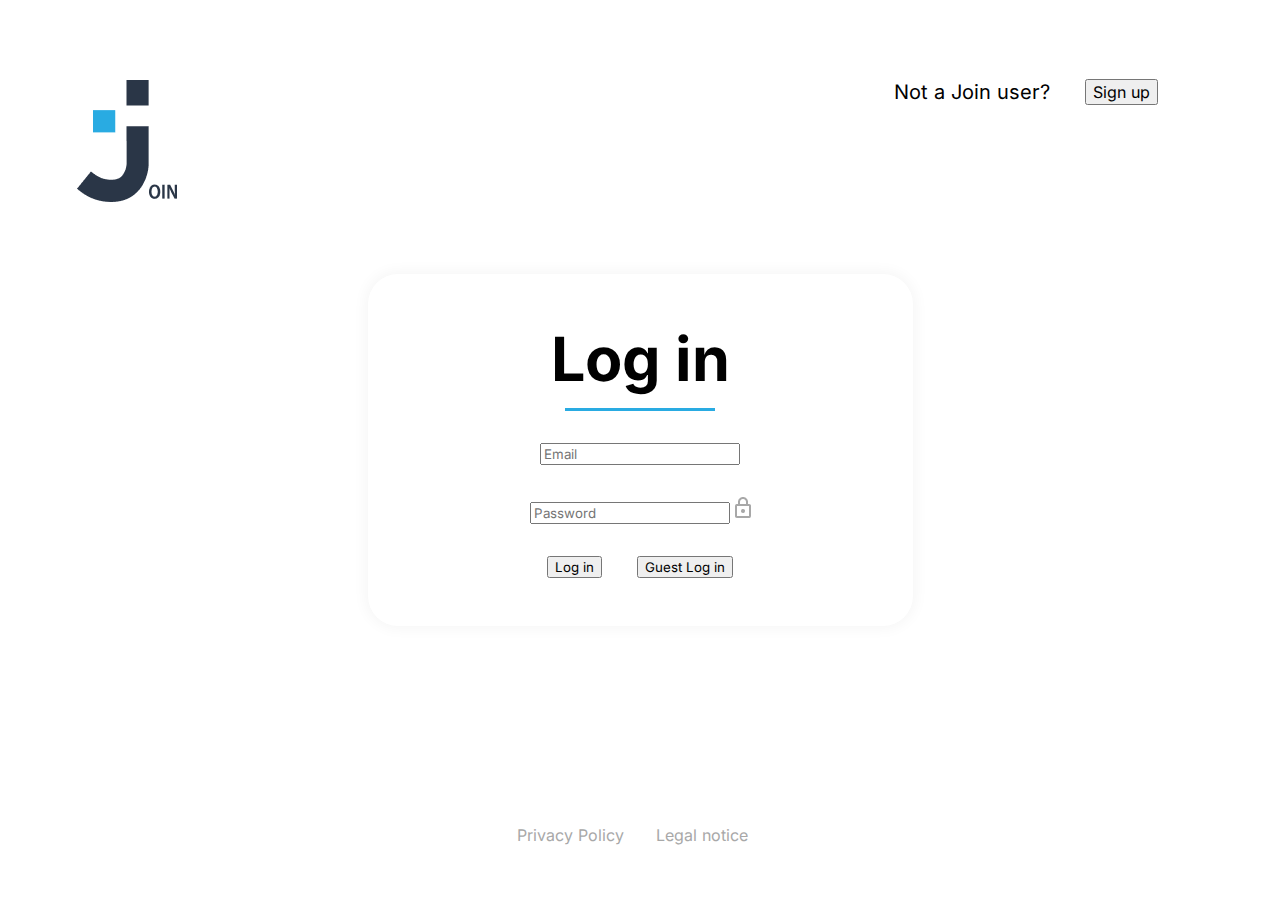
<file: index.html>
<!DOCTYPE html>
<html lang="en">

<head>
    <meta charset="UTF-8">
    <meta name="viewport" content="width=device-width, initial-scale=1.0">
    <title>Login</title>
    <script src="script.js"></script>
    <link rel="stylesheet" href="style.css">
    <link rel="stylesheet" href="/css/fonts.css">
    <link rel="stylesheet" href="/css/login.css">
</head>

<body>
    <img class="login_logo_main" src="assets/img/join_logo_large_dark.png" alt="Join Logo">
    <header class="login_header">
        <span>Not a Join user?</span>
        <button onclick="window.location.href='sign_up.html'">Sign up</button>
    </header>
    <main class="bg_main login_main">

        <section>
            <form class="login_form">
                <h1>Log in</h1>
                <input type="email" required placeholder="Email">
                <div class="password-wrapper">
                    <input id="passwordInput" type="password" required placeholder="Password">
                    <img id="togglePassword" src="assets/img/lock.png" alt="Toggle password visibility">
                </div>
                <article class="login_button_section">
                    <button onclick="login()">Log in</button>
                    <button class="button_white">Guest Log in</button>
                </article>
            </form>
        </section>
    </main>
    <footer class="login_footer">
        <section>
            <a>Privacy Policy</a>
            <a>Legal notice</a>
        </section>
    </footer>


</body>

</html>
</file>
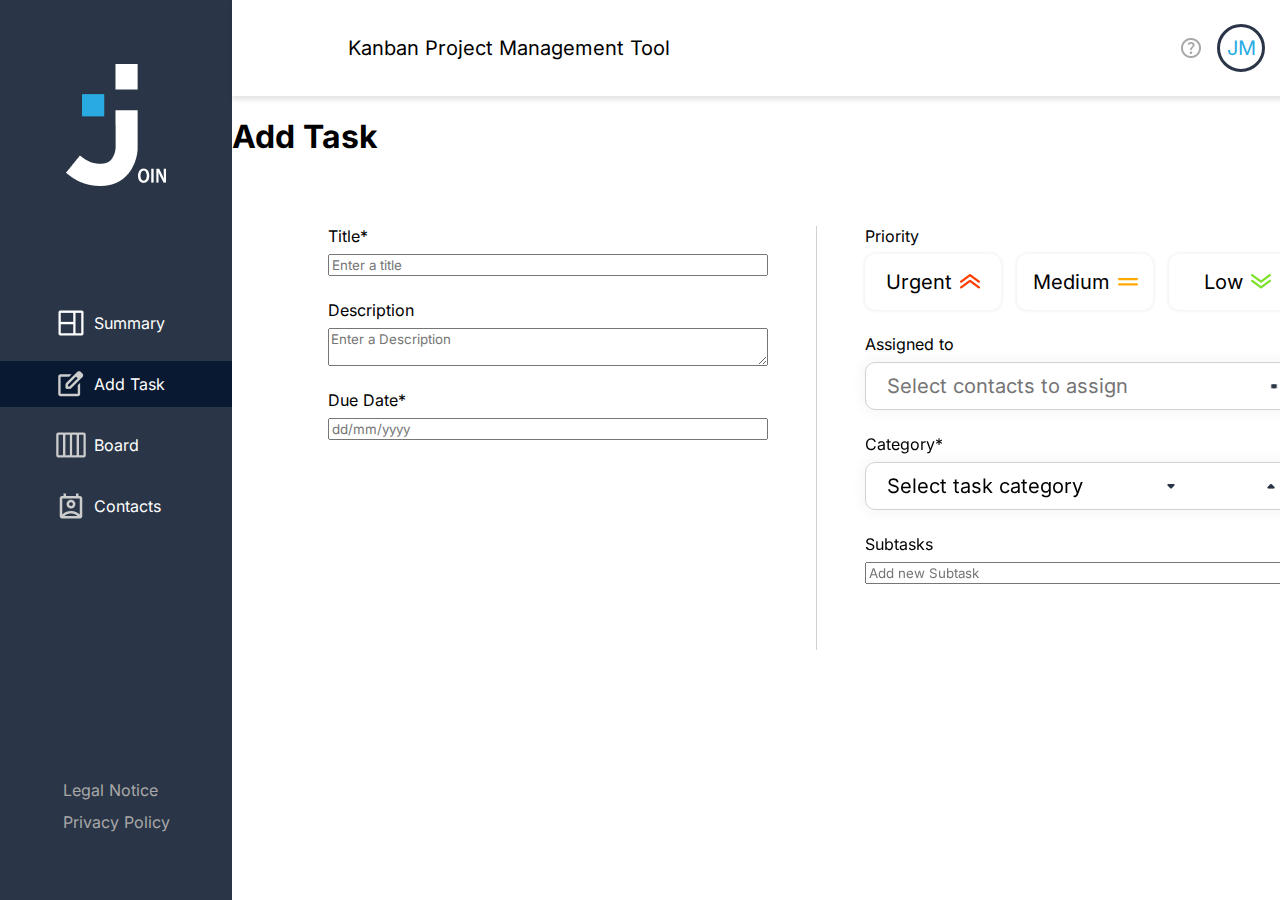
<file: add_task.html>
<!DOCTYPE html>
<html lang="en">

<head>
    <meta charset="UTF-8">
    <meta name="viewport" content="width=device-width, initial-scale=1.0">
    <title>Add Task</title>
    <script src="script.js"></script>
    <script src="js/addtask.js"></script>
    <script src="js/templates.js"></script>
    <link rel="stylesheet" href="style.css">
    <link rel="stylesheet" href="/css/fonts.css">
    <link rel="stylesheet" href="css/add_task.css">
</head>

<body onload="init('nav_item_add_task')">
    <aside w3-include-html="/templates/navigation_side.html"></aside>
    <main class="bg_main">
        <header w3-include-html="/templates/header.html"></header>
        <section class="headline_section">
            <h1>Add Task</h1>
        </section>
        <form class="add_task_form_section" onsubmit="addTask(); return false;">
            <section>
                <article class="add_task_input_element">
                    <label for="task_title">Title<span class="required_element">*</span></label>
                    <input id="task_title" type="text" placeholder="Enter a title">
                </article>
                <article class="add_task_input_element">
                    <label for="task_description">Description</label>
                    <textarea id="task_description" placeholder="Enter a Description"></textarea>
                </article>
                <article class="add_task_input_element">
                    <label for="task_due_date">Due Date<span class="required_element">*</span></label>
                    <input id="task_due_date" type="text" placeholder="dd/mm/yyyy" onfocus="(this.type='date')"
                        onblur="if(!this.value)this.type='text'">
                </article>
            </section>
            <span class="add_task_form_border"></span>
            <section>
                <article class="add_task_input_element">
                    <label>Priority</label>
                    <section class="addtask_priority_btns">
                        <div class="add_task_priority_element" onclick="setTaskPriority('urgent')" id="urgent_task">
                            Urgent <img src="assets/img/urgent_prio_icon.png" alt="Urgent Icon"></div>
                        <div class="add_task_priority_element" onclick="setTaskPriority('medium')" id="medium_task">
                            Medium <img src="assets/img/medium_prio_icon.png" alt="Medium Icon"></div>
                        <div class="add_task_priority_element" onclick="setTaskPriority('low')" id="low_task">Low <img
                                src="assets/img/low_prio_icon.png" alt="Low Icon"></div>
                    </section>
                </article>
                <article class="add_task_input_element">
                    <label for="task_assign_to">Assigned to</label>
                    <div class="contacts_dropdown">
                        <div class="contacts_dropdown_wrapper">
                            <input type="text" onclick="showContactsDropdown()" class="contacts_dropdown_btn"
                                placeholder="Select contacts to assign">
                            <img id="contacts_dropdown_icon_close" class="contacts_dropdown_icon"
                                src="assets/img/arrow_drop_down_closed.png" alt="Pfeilbild geschlossen">
                            <img id="contacts_dropdown_icon_open" class="contacts_dropdown_icon d_none"
                                src="assets/img/arrow_drop_down_open.png" alt="Pfeilbild offen">
                        </div>
                        <article id="choosen_task_contacts_section" class="choosen_task_contacts_section"></article>
                        <div id="contacts_dropdown_content" class="contacts_dropdown_content">
                            <article class="task_contact_item" id="contact_1" onclick="selectTaskContact('contact_1')">
                                <div class="contact_name_infos"><span class="contact_initials">JM</span><span>Jan
                                        Möller</span></div><img src="assets/img/contact_check_btn.png"
                                    alt="Bild einer Dropbox">
                            </article>
                            <article class="task_contact_item" id="contact_2" onclick="selectTaskContact('contact_2')">
                                <div class="contact_name_infos"><span class="contact_initials">JM</span><span>Jan
                                        Möller</span></div><img src="assets/img/contact_check_btn.png"
                                    alt="Bild einer Dropbox">
                            </article>
                            <article class="task_contact_item" id="contact_3" onclick="selectTaskContact('contact_3')">
                                <div class="contact_name_infos"><span class="contact_initials">JM</span><span>Jan
                                        Möller</span></div><img src="assets/img/contact_check_btn.png"
                                    alt="Bild einer Dropbox">
                            </article>
                            <article class="task_contact_item" id="contact_4" onclick="selectTaskContact('contact_4')">
                                <div class="contact_name_infos"><span class="contact_initials">JM</span><span>Jan
                                        Möller</span></div><img src="assets/img/contact_check_btn.png"
                                    alt="Bild einer Dropbox">
                            </article>
                            <article class="task_contact_item" id="contact_5" onclick="selectTaskContact('contact_5')">
                                <div class="contact_name_infos"><span class="contact_initials">JM</span><span>Jan
                                        Möller</span></div><img src="assets/img/contact_check_btn.png"
                                    alt="Bild einer Dropbox">
                            </article>
                            <article class="task_contact_item" id="contact_6" onclick="selectTaskContact('contact_6')">
                                <div class="contact_name_infos"><span class="contact_initials">JM</span><span>Jan
                                        Möller</span></div><img src="assets/img/contact_check_btn.png"
                                    alt="Bild einer Dropbox">
                            </article>
                        </div>
                    </div>
                </article>
                <article class="add_task_input_element">
                    <label for="task_category">Category<span class="required_element">*</span></label>
                    <div class="category_dropdown">
                        <div onclick="showTaskCategoryDropdown()" class="category_dropdown_btn">
                            <span id="category_dropdown_btn">Select task category</span>
                            <img id="categroy_dropdown_icon_close" class="category_dropdown_icon"
                                src="assets/img/arrow_drop_down_closed.png" alt="Pfeilbild geschlossen">
                            <img id="categroy_dropdown_icon_open" class="category_dropdown_icon d_none"
                                src="assets/img/arrow_drop_down_open.png" alt="Pfeilbild offen">
                        </div>
                        <div id="category_dropdown_content" class="category_dropdown_content">
                            <span onclick="selectTaskCategory('Technical Task')">Technical Task</span>
                            <span onclick="selectTaskCategory('User Story')">User Story</span>
                        </div>
                    </div>
                </article>
                <article class="add_task_input_element">
                    <label for="task_subtasks">Subtasks</label>
                    <input maxlength="35" placeholder="Add new Subtask" id="task_subtasks" type="text" onkeydown="if(event.key === 'Enter') { event.preventDefault(); addSubtaskInput(); } else if(event.key === 'Escape') { event.preventDefault(); clearSubtaskInput(); }">
                    <div class="subtask_input_icon_section">
                        <img onmousedown="clearSubtaskInput()" src="assets/img/subtasks_icon_cancel.png" alt="Storno-Icon">
                        <div class="subtask_border"></div>
                        <img onmousedown="addSubtaskInput()" src="assets/img/subtasks_icon_check.png" alt="Bestätigung-Icon">
                    </div>
                    <div id="subtask_list" class="subtask_list"></div>
                </article>
            </section>
        </form>
    </main>

</body>

</html>
</file>
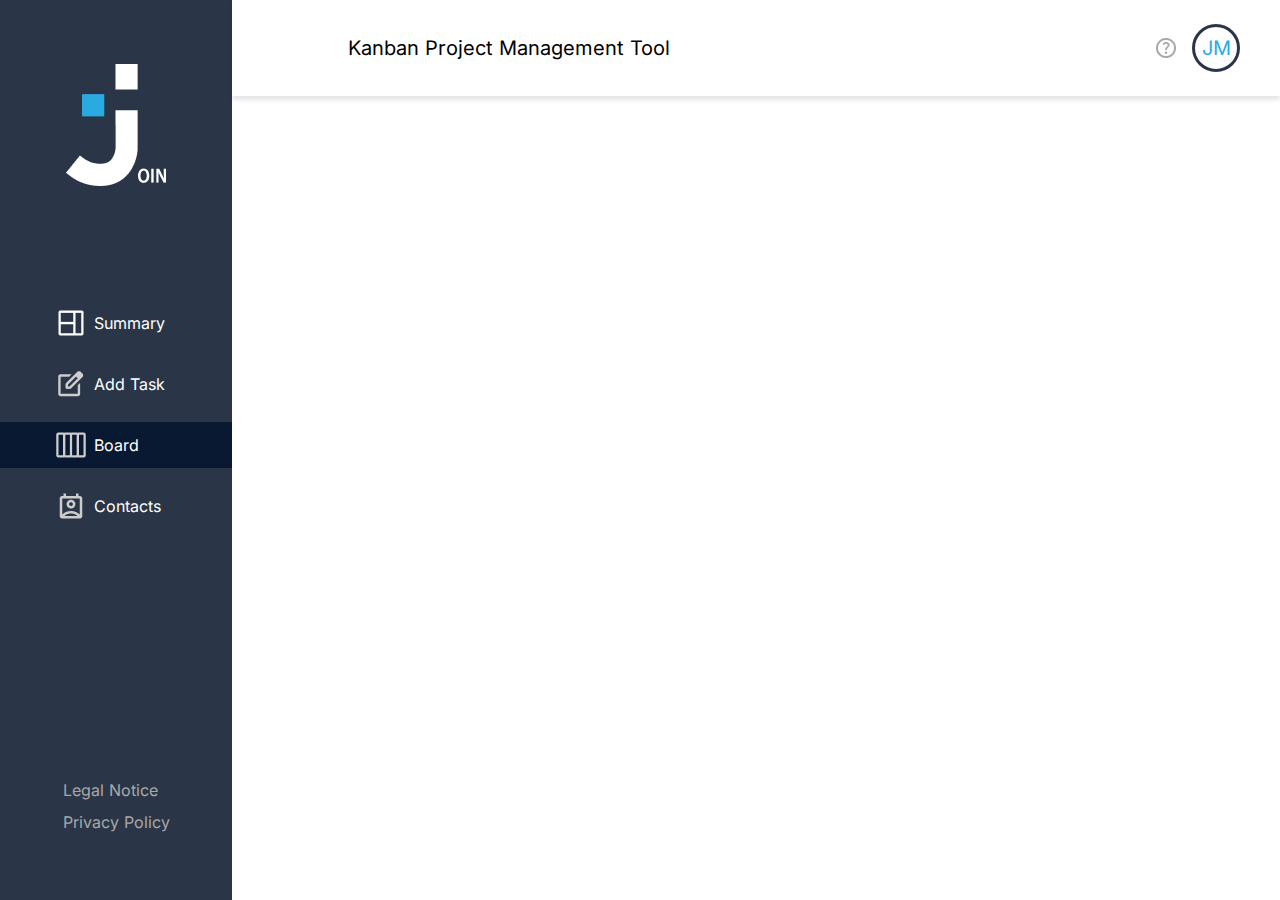
<file: board.html>
<!DOCTYPE html>
<html lang="en">

<head>
    <meta charset="UTF-8">
    <meta name="viewport" content="width=device-width, initial-scale=1.0">
    <title>Board</title>
    <script src="script.js"></script>
    <link rel="stylesheet" href="style.css">
    <link rel="stylesheet" href="/css/fonts.css">
</head>

<body onload="init('nav_item_board')">
    <aside w3-include-html="/templates/navigation_side.html"></aside>
    <main>
        <header w3-include-html="/templates/header.html"></header>
    </main>

</body>

</html>
</file>
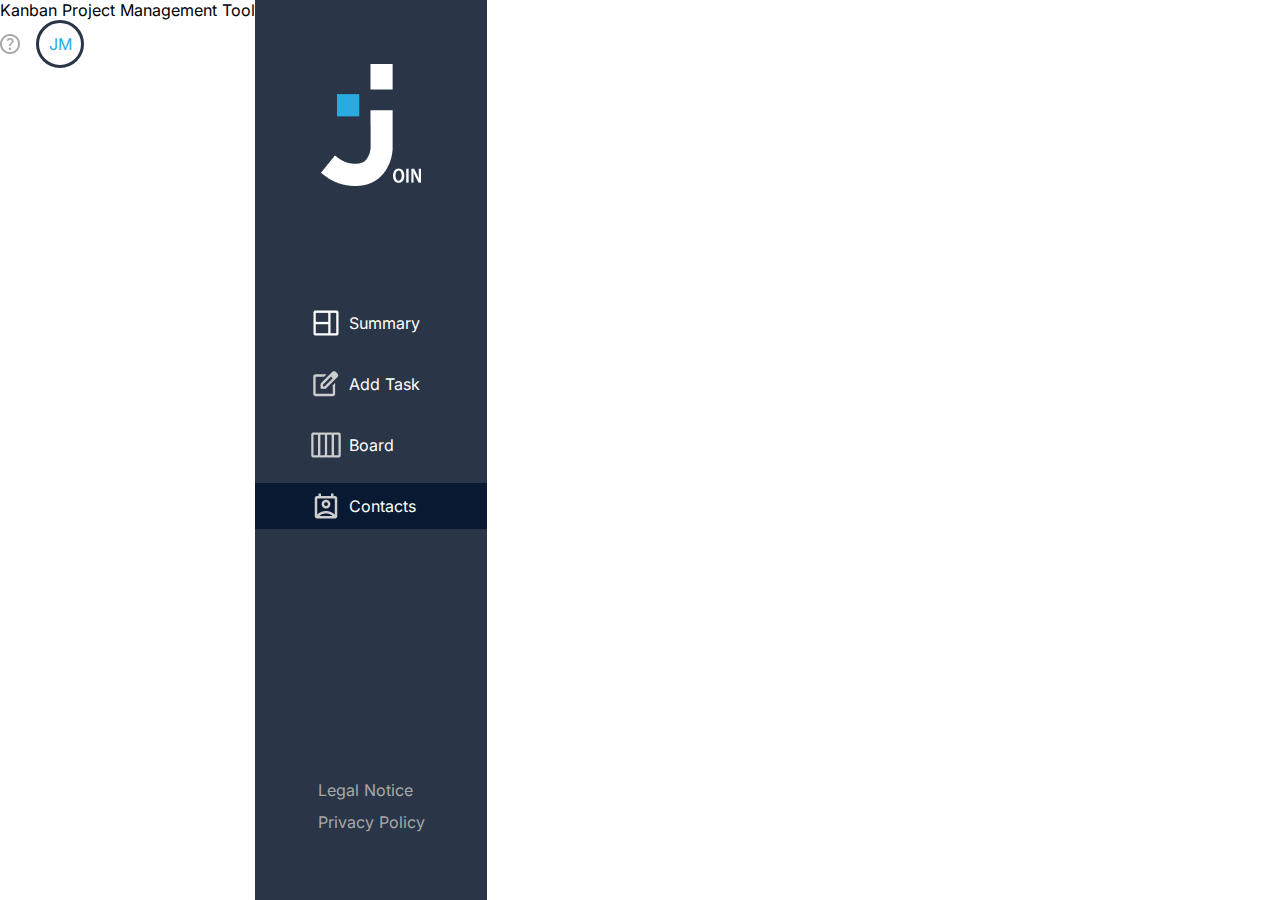
<file: contacts.html>
<!DOCTYPE html>
<html lang="en">

<head>
    <meta charset="UTF-8">
    <meta name="viewport" content="width=device-width, initial-scale=1.0">
    <title>Contacts</title>
    <script src="script.js"></script>
    <link rel="stylesheet" href="style.css">
    <link rel="stylesheet" href="/css/fonts.css">
</head>

<body onload="init('nav_item_contacts')">
    <aside w3-include-html="/templates/header.html"></aside>
    <aside w3-include-html="/templates/navigation_side.html"></aside>

</body>

</html>
</file>
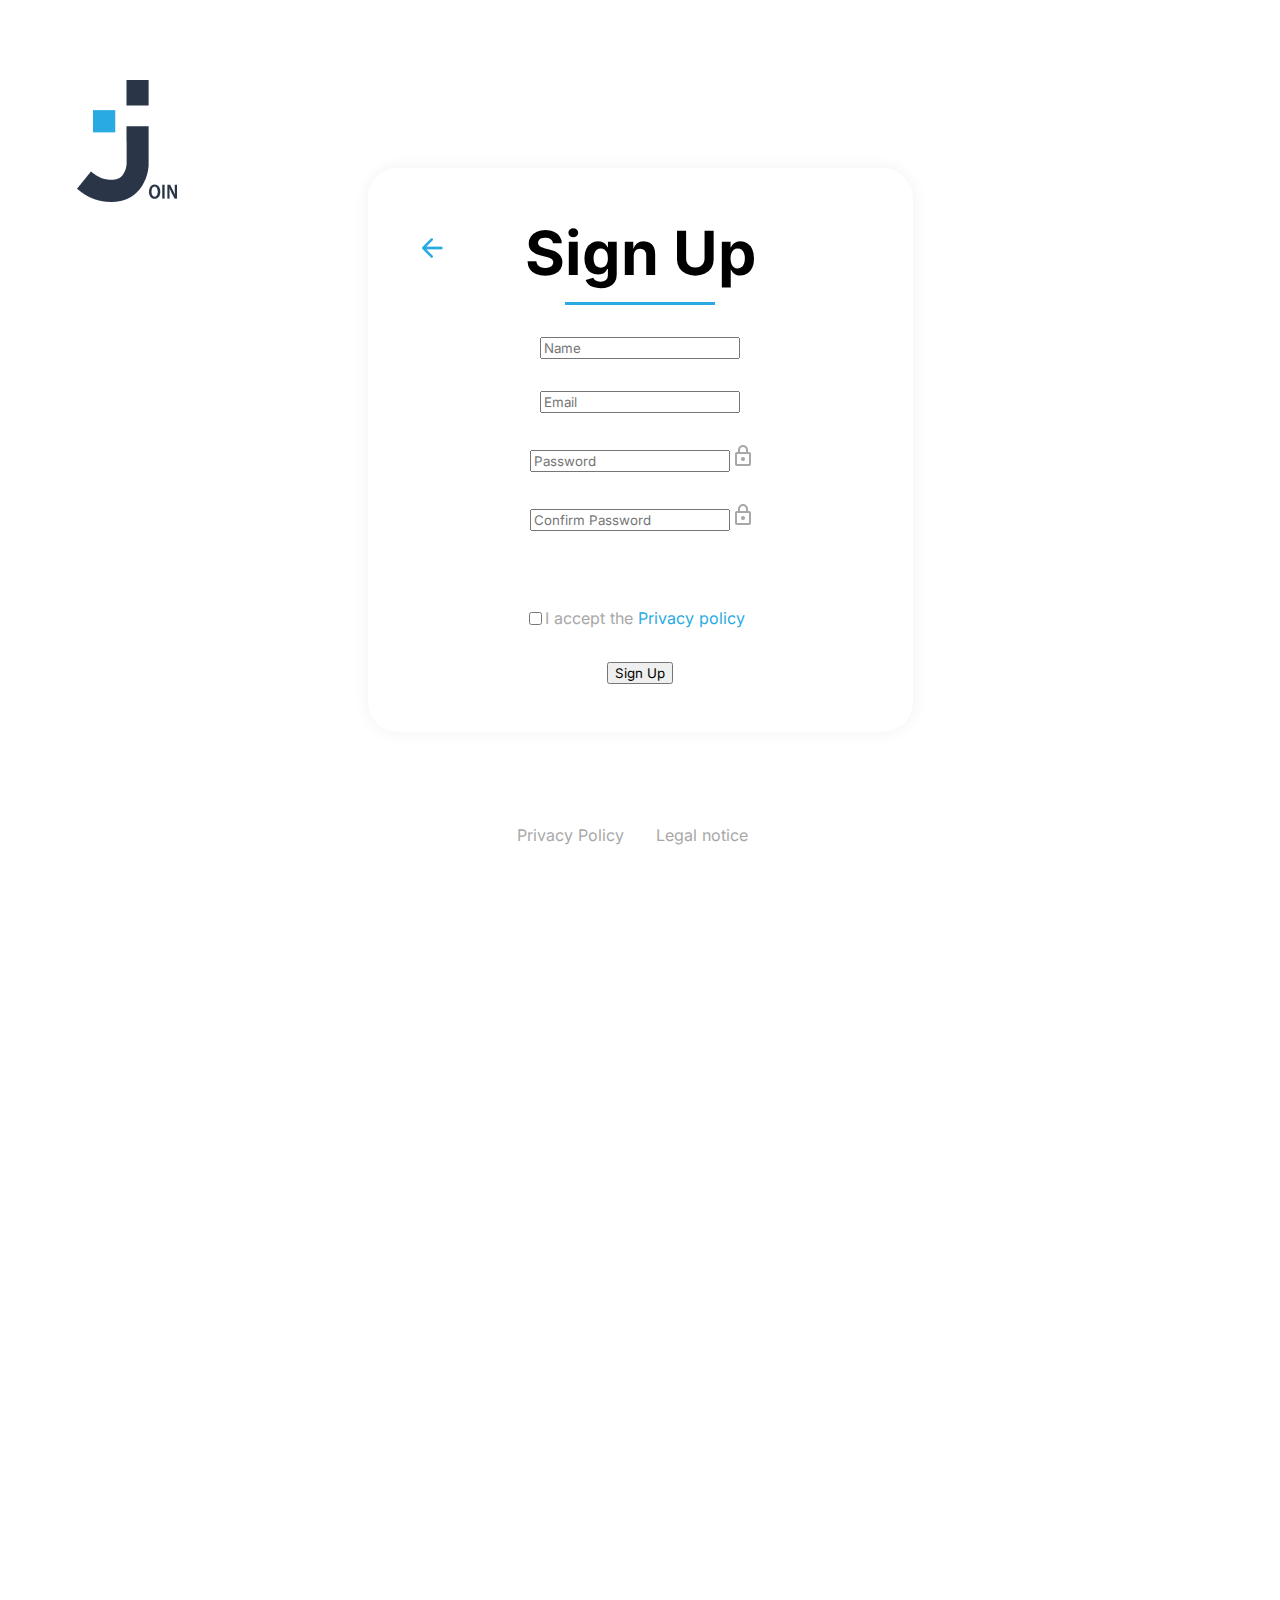
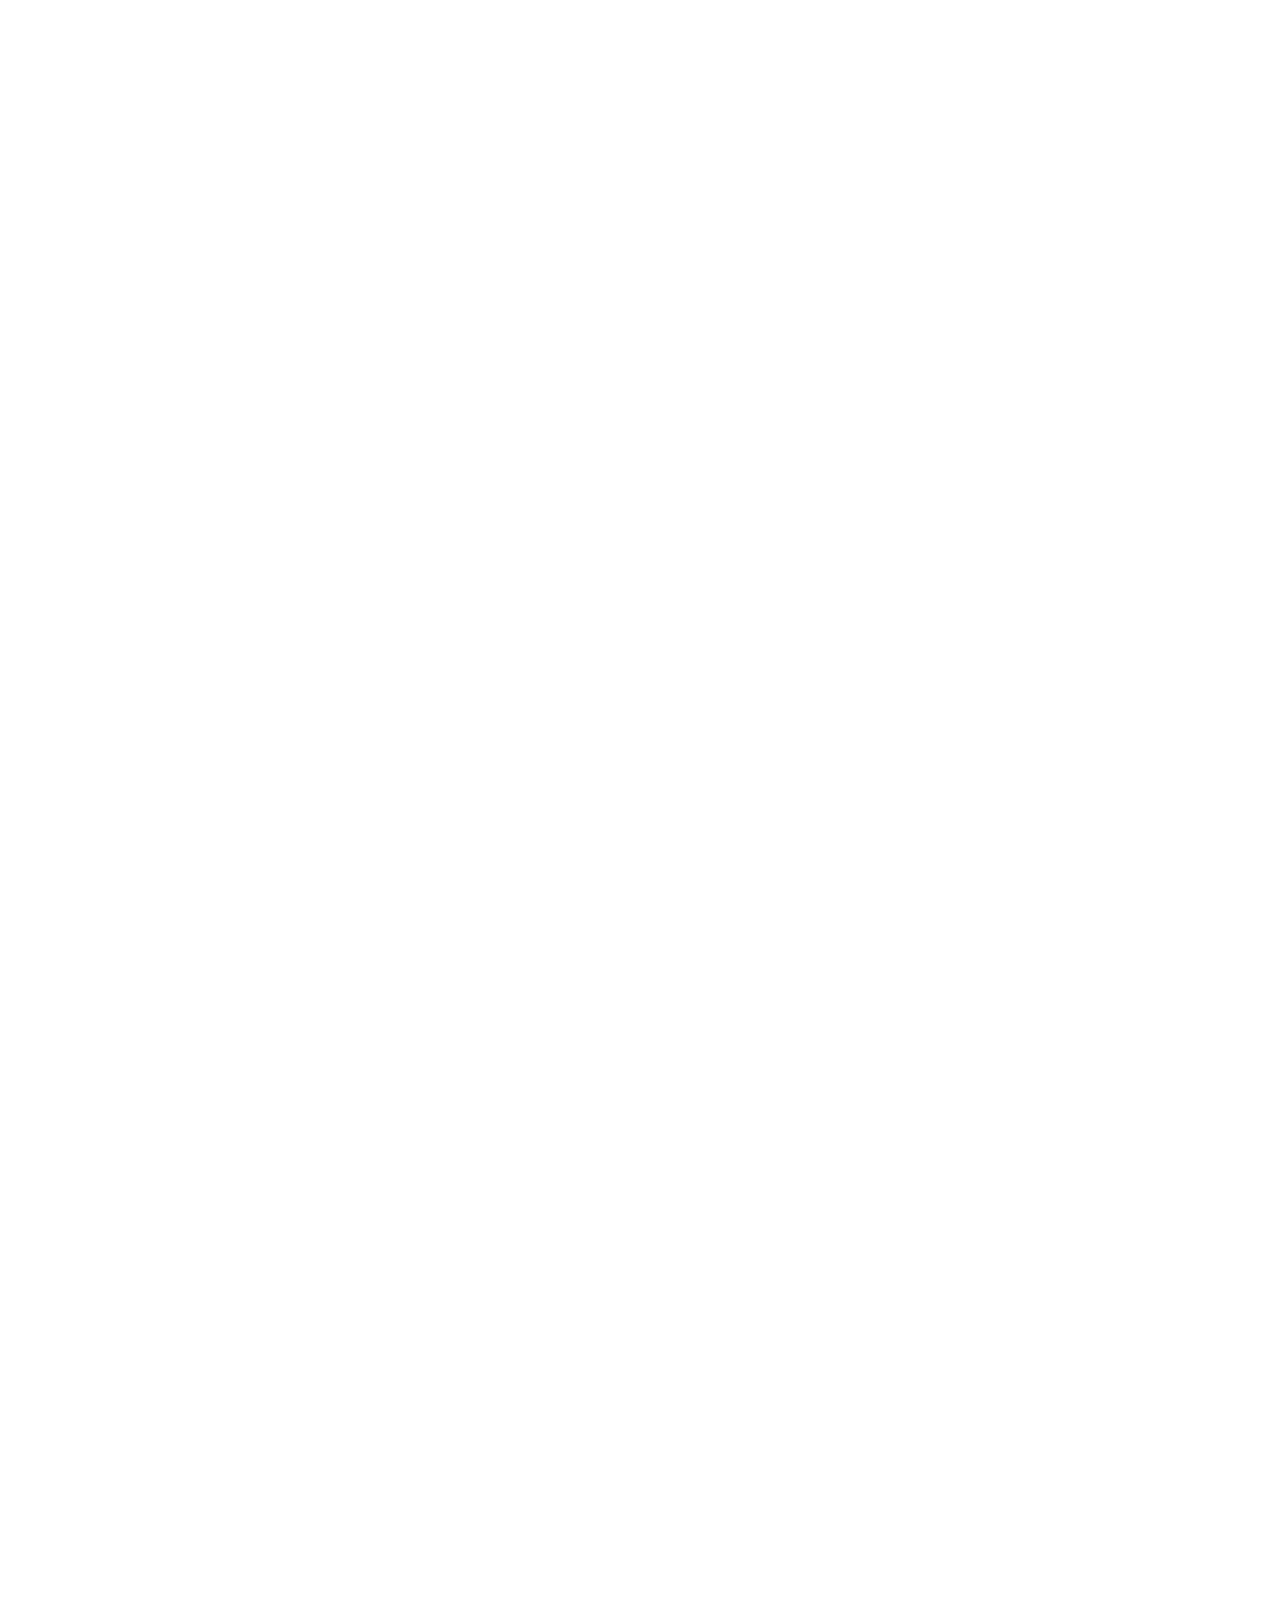
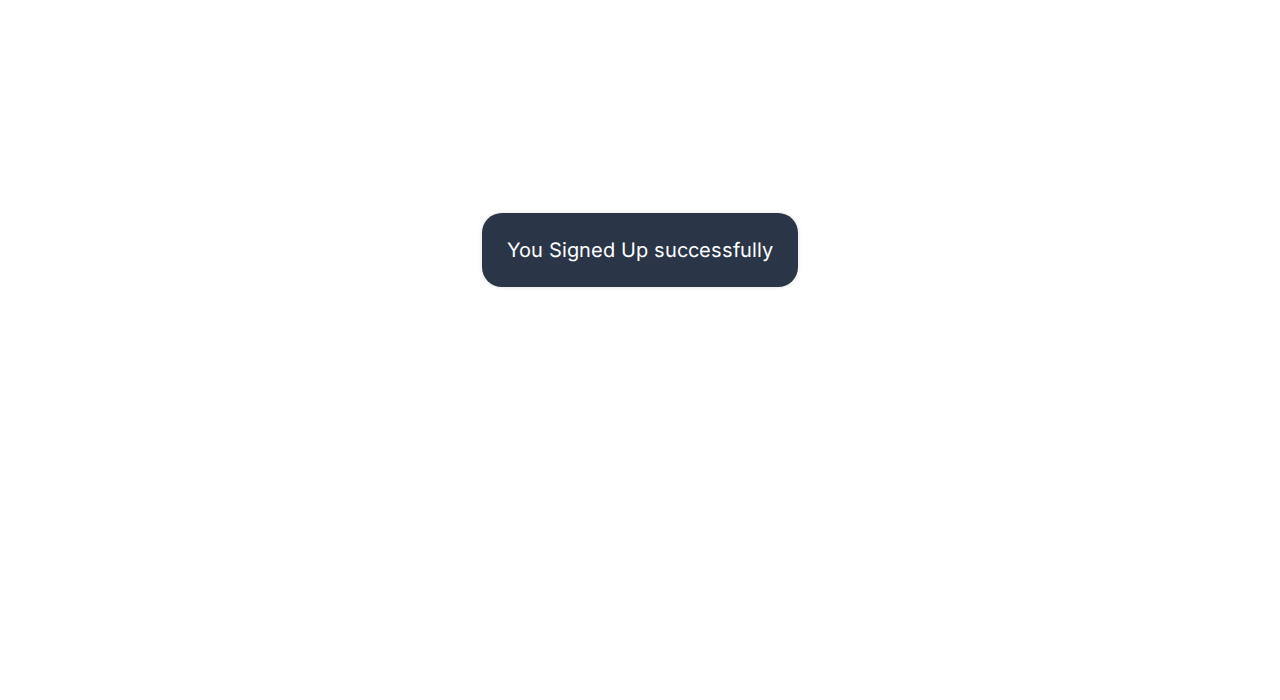
<file: sign_up.html>
<!DOCTYPE html>
<html lang="en">

<head>
    <meta charset="UTF-8">
    <meta name="viewport" content="width=device-width, initial-scale=1.0">
    <title>Sign Up</title>
    <script src="script.js"></script>
    <script src="js/sign_up.js"></script>
    <link rel="stylesheet" href="style.css">
    <link rel="stylesheet" href="/css/fonts.css">
    <link rel="stylesheet" href="/css/login.css">
</head>

<body class="hidden">
    <img class="login_logo_main" src="assets/img/join_logo_large_dark.png" alt="Join Logo">
    <main class="bg_main login_main">
        <section>
            <img onclick="window.location.href='index.html'" class="back_to_login_btn_img" src="assets/img/arrow-left-line.png" alt="Zurückpfeil">
            <form onsubmit="signUp(); return false" class="login_form">
                <h1>Sign Up</h1>
                <input type="text" id="name" required placeholder="Name">
                <input type="email" id="mail" required placeholder="Email">
                <div class="password-wrapper">
                    <input id="passwordInput" type="password" required placeholder="Password">
                    <img id="togglePassword" src="assets/img/lock.png" alt="Toggle password visibility">
                </div>
                <div class="password-wrapper confirmed_password">
                    <input id="confirmPasswordInput" type="password" required placeholder="Confirm Password">
                    <img id="toggleConfirmPassword" src="assets/img/lock.png" alt="Toggle password visibility">
                    <span style="display: none" id="sign_up_error_msg">Your passwords don't match. Please try again.</span>
                </div>
                <article class="sign_up_privacy_policy_section">
                    <input id="checkbox" class="privacy_checkbox" type="checkbox" required>
                    <span>I accept the <span class="check_privacy_policy_design">Privacy policy</span></span>
                </article>
                <article class="login_button_section">
                    <button >Sign Up</button>
                </article>
            </form>
        </section>
    </main>
    <footer class="login_footer">
        <section>
            <a>Privacy Policy</a>
            <a>Legal notice</a>
        </section>
    </footer>
    <section class="succesfull_sign_up_section" id="sign_up_msg">
        <span class="succesfull_sign_up_msg">You Signed Up successfully</span>
    </section>
   

</body>

</html>
</file>
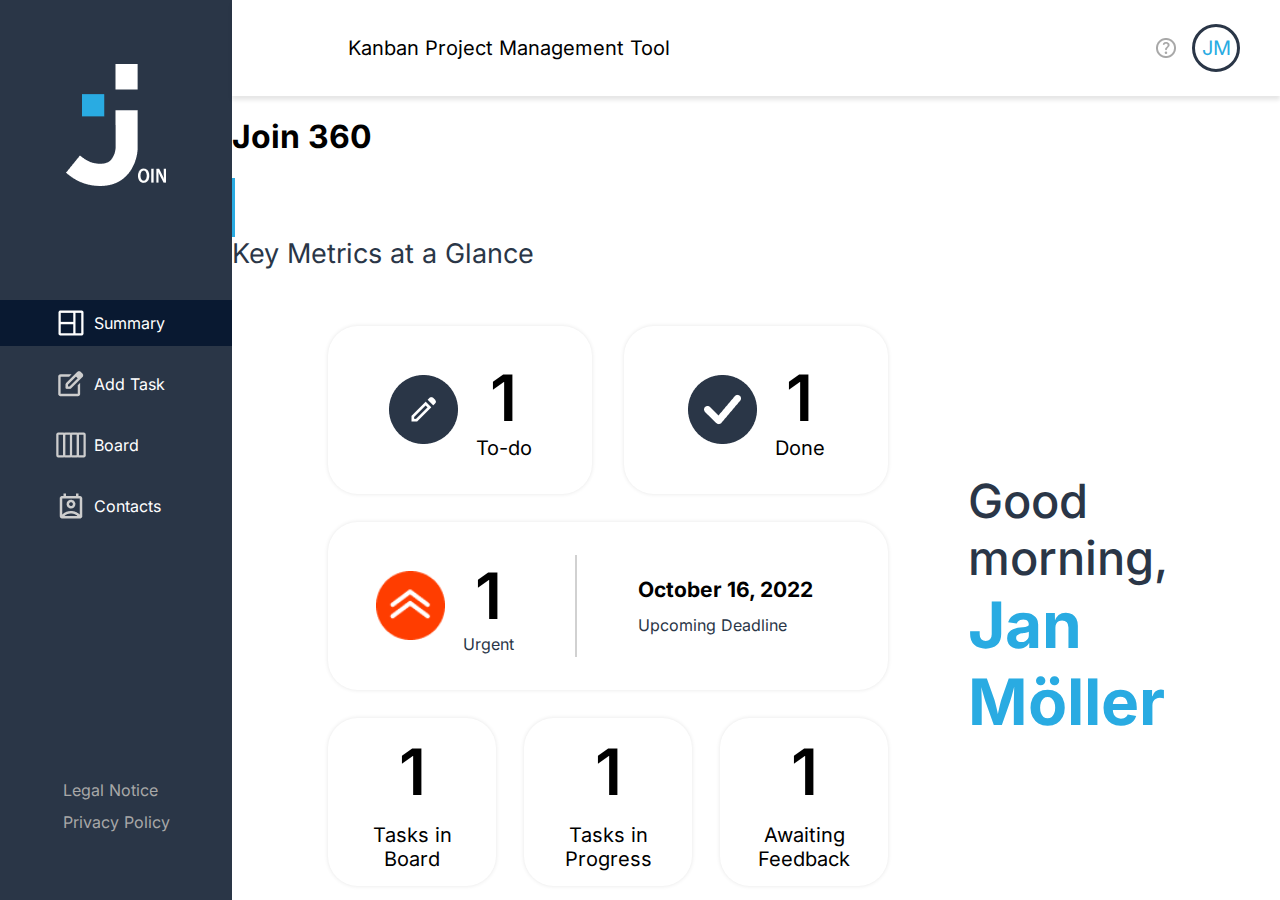
<file: summary.html>
<!DOCTYPE html>
<html lang="en">

<head>
    <meta charset="UTF-8">
    <meta name="viewport" content="width=device-width, initial-scale=1.0">
    <title>Summary</title>
    <script src="script.js"></script>
    <link rel="stylesheet" href="style.css">
    <link rel="stylesheet" href="/css/fonts.css">
    <link rel="stylesheet" href="/css/summary.css">
</head>

<body class="bg_main" onload="init('nav_item_summary')">
    <aside w3-include-html="/templates/navigation_side.html"></aside>
    <main>
        <header w3-include-html="/templates/header.html"></header>
        <section class="headline_section">
            <h1>Join 360</h1>
            <div class="summary_headline_border"></div>
            <span class="summary_headline_subelement">Key Metrics at a Glance</span>
        </section>
        <section class="summary_content_section">
            <article class="summary_kpis_section">
                <section class="summary_kpis_row">
                    <article class="summary_kpi_element_mid_size">
                        <img src="assets/img/pen_small.png" alt="Stift-Symbol">
                        <div>
                            <h2>1</h2>
                            <span>To-do</span>
                        </div>
                    </article>
                    <article class="summary_kpi_element_mid_size">
                        <img src="assets/img/check_mark_todo.png" alt="Check-Symbol">
                        <div>
                            <h2>1</h2>
                            <span>Done</span>
                        </div>
                    </article>
                </section>
                <section class="summary_kpis_row">
                    <article class="summary_kpi_element_large">
                        <article class="summary_kpi_element_urgent_tasks">
                            <img src="assets/img/important_small.png" alt="Important-Symbol">
                            <div>
                                <h2>1</h2>
                                <span>Urgent</span>
                            </div>
                        </article>
                        <article class="summary_kpi_element_large_border"></article>
                        <article>
                            <h3>October 16, 2022</h3>
                            <span class="mt_16">Upcoming Deadline</span>
                        </article>
                    </article>
                </section>
                <section class="summary_kpis_row">
                    <article class="summary_kpi_element_small">
                        <h2>1</h2>
                        <span>Tasks in <br> Board</span>
                    </article>
                    <article class="summary_kpi_element_small">
                        <h2>1</h2>
                        <span>Tasks in <br> Progress</span>
                    </article>
                    <article class="summary_kpi_element_small">
                        <h2>1</h2>
                        <span>Awaiting <br> Feedback</span>
                    </article>
                </section>
            </article>
            <article class="summary_greeting_section">
                <span class="summary_greeting_form">Good morning,</span>
                <span class="summary_greeting_name">Jan Möller</span>
            </article>
        </section>

    </main>

</body>

</html>
</file>
<file: style.css>
:root {
    --primary-color: rgba(42, 54, 71, 1);
}

* {
    box-sizing: border-box;
    font-family: 'Inter';
}


body {
    margin: 0;
    display: flex;
    height: 100vh;
}

main {
    display: flex;
    flex-direction: column;
    width: 100%;
}

header {
    display: flex;
    justify-content: space-between;
    align-items: center;
    height: 96px;
    width: 100%;
    padding: 20px 40px 20px 116px;
    background: rgba(255, 255, 255, 1);
    box-shadow: 0px 4px 4px 0px rgba(0, 0, 0, 0.1);
    color: rgba(0, 0, 0, 1);
    font-weight: 400;
    font-size: 20px;
}

.header_profile_aside {
    display: flex;
    align-items: center;
    gap: 16px;
}

.header_help_icon:hover {
    height: 24px;
    width: 24px;
    cursor: pointer;
}

.header_profile_initials_section {
    display: flex;
    align-items: center;
    justify-content: center;
    height: 48px;
    width: 48px;
    border-radius: 559px;
    padding: 10px;
    border: 3px solid rgba(42, 54, 71, 1);
    color: rgba(41, 171, 226, 1);
}

.header_profile_initials_section:hover {
    background-color: rgb(226, 230, 236);
    cursor: pointer;
}


.nav_section {
    background-color: var(--primary-color);
    height: 100vh;
    padding: 64px 0px 64px 0px;
    width: 232px;
    display: flex;
    flex-direction: column;
    align-items: center;
    color: white;
    font-size: 16px;
    font-weight: 400;
}

.nav_section_logo {
    margin-bottom: 114px;
}

nav {
    display: flex;
    flex-direction: column;
    gap: 15px;
    width: 100%;
}

.nav_item {
    display: flex;
    align-items: center;
    gap: 8px;
    padding: 8px 0px 8px 56px;
    text-decoration: none;
    color: white;
    width: 100%;
}

.nav_item:hover {
    background: rgba(42, 61, 89, 1);

}

.nav_section_imprint {
    flex-grow: 1;
    display: flex;
    flex-direction: column-reverse;
    gap: 4px
}

.nav_section_imprint a {
    padding: 4px 0 4px 0;
    text-decoration: none;
    color: rgba(168, 168, 168, 1);
}

.nav_section_imprint a:hover {
    padding: 4px 0 4px 0;
    font-weight: 700;
    color: rgba(41, 171, 226, 1);
}
</file>
<file: css/fonts.css>
/* inter-100 - latin */
@font-face {
  font-display: swap; /* Check https://developer.mozilla.org/en-US/docs/Web/CSS/@font-face/font-display for other options. */
  font-family: 'Inter';
  font-style: normal;
  font-weight: 100;
  src: url('../assets/fonts/inter-v20-latin-100.woff2') format('woff2'); /* Chrome 36+, Opera 23+, Firefox 39+, Safari 12+, iOS 10+ */
}
/* inter-100italic - latin */
@font-face {
  font-display: swap; /* Check https://developer.mozilla.org/en-US/docs/Web/CSS/@font-face/font-display for other options. */
  font-family: 'Inter';
  font-style: italic;
  font-weight: 100;
  src: url('../assets/fonts/inter-v20-latin-100italic.woff2') format('woff2'); /* Chrome 36+, Opera 23+, Firefox 39+, Safari 12+, iOS 10+ */
}
/* inter-200 - latin */
@font-face {
  font-display: swap; /* Check https://developer.mozilla.org/en-US/docs/Web/CSS/@font-face/font-display for other options. */
  font-family: 'Inter';
  font-style: normal;
  font-weight: 200;
  src: url('../assets/fonts/inter-v20-latin-200.woff2') format('woff2'); /* Chrome 36+, Opera 23+, Firefox 39+, Safari 12+, iOS 10+ */
}
/* inter-200italic - latin */
@font-face {
  font-display: swap; /* Check https://developer.mozilla.org/en-US/docs/Web/CSS/@font-face/font-display for other options. */
  font-family: 'Inter';
  font-style: italic;
  font-weight: 200;
  src: url('../assets/fonts/inter-v20-latin-200italic.woff2') format('woff2'); /* Chrome 36+, Opera 23+, Firefox 39+, Safari 12+, iOS 10+ */
}
/* inter-300 - latin */
@font-face {
  font-display: swap; /* Check https://developer.mozilla.org/en-US/docs/Web/CSS/@font-face/font-display for other options. */
  font-family: 'Inter';
  font-style: normal;
  font-weight: 300;
  src: url('../assets/fonts/inter-v20-latin-300.woff2') format('woff2'); /* Chrome 36+, Opera 23+, Firefox 39+, Safari 12+, iOS 10+ */
}
/* inter-300italic - latin */
@font-face {
  font-display: swap; /* Check https://developer.mozilla.org/en-US/docs/Web/CSS/@font-face/font-display for other options. */
  font-family: 'Inter';
  font-style: italic;
  font-weight: 300;
  src: url('../assets/fonts/inter-v20-latin-300italic.woff2') format('woff2'); /* Chrome 36+, Opera 23+, Firefox 39+, Safari 12+, iOS 10+ */
}
/* inter-regular - latin */
@font-face {
  font-display: swap; /* Check https://developer.mozilla.org/en-US/docs/Web/CSS/@font-face/font-display for other options. */
  font-family: 'Inter';
  font-style: normal;
  font-weight: 400;
  src: url('../assets/fonts/inter-v20-latin-regular.woff2') format('woff2'); /* Chrome 36+, Opera 23+, Firefox 39+, Safari 12+, iOS 10+ */
}
/* inter-italic - latin */
@font-face {
  font-display: swap; /* Check https://developer.mozilla.org/en-US/docs/Web/CSS/@font-face/font-display for other options. */
  font-family: 'Inter';
  font-style: italic;
  font-weight: 400;
  src: url('../assets/fonts/inter-v20-latin-italic.woff2') format('woff2'); /* Chrome 36+, Opera 23+, Firefox 39+, Safari 12+, iOS 10+ */
}
/* inter-500 - latin */
@font-face {
  font-display: swap; /* Check https://developer.mozilla.org/en-US/docs/Web/CSS/@font-face/font-display for other options. */
  font-family: 'Inter';
  font-style: normal;
  font-weight: 500;
  src: url('../assets/fonts/inter-v20-latin-500.woff2') format('woff2'); /* Chrome 36+, Opera 23+, Firefox 39+, Safari 12+, iOS 10+ */
}
/* inter-500italic - latin */
@font-face {
  font-display: swap; /* Check https://developer.mozilla.org/en-US/docs/Web/CSS/@font-face/font-display for other options. */
  font-family: 'Inter';
  font-style: italic;
  font-weight: 500;
  src: url('../assets/fonts/inter-v20-latin-500italic.woff2') format('woff2'); /* Chrome 36+, Opera 23+, Firefox 39+, Safari 12+, iOS 10+ */
}
/* inter-600 - latin */
@font-face {
  font-display: swap; /* Check https://developer.mozilla.org/en-US/docs/Web/CSS/@font-face/font-display for other options. */
  font-family: 'Inter';
  font-style: normal;
  font-weight: 600;
  src: url('../assets/fonts/inter-v20-latin-600.woff2') format('woff2'); /* Chrome 36+, Opera 23+, Firefox 39+, Safari 12+, iOS 10+ */
}
/* inter-600italic - latin */
@font-face {
  font-display: swap; /* Check https://developer.mozilla.org/en-US/docs/Web/CSS/@font-face/font-display for other options. */
  font-family: 'Inter';
  font-style: italic;
  font-weight: 600;
  src: url('../assets/fonts/inter-v20-latin-600italic.woff2') format('woff2'); /* Chrome 36+, Opera 23+, Firefox 39+, Safari 12+, iOS 10+ */
}
/* inter-700 - latin */
@font-face {
  font-display: swap; /* Check https://developer.mozilla.org/en-US/docs/Web/CSS/@font-face/font-display for other options. */
  font-family: 'Inter';
  font-style: normal;
  font-weight: 700;
  src: url('../assets/fonts/inter-v20-latin-700.woff2') format('woff2'); /* Chrome 36+, Opera 23+, Firefox 39+, Safari 12+, iOS 10+ */
}
/* inter-700italic - latin */
@font-face {
  font-display: swap; /* Check https://developer.mozilla.org/en-US/docs/Web/CSS/@font-face/font-display for other options. */
  font-family: 'Inter';
  font-style: italic;
  font-weight: 700;
  src: url('../assets/fonts/inter-v20-latin-700italic.woff2') format('woff2'); /* Chrome 36+, Opera 23+, Firefox 39+, Safari 12+, iOS 10+ */
}
/* inter-800 - latin */
@font-face {
  font-display: swap; /* Check https://developer.mozilla.org/en-US/docs/Web/CSS/@font-face/font-display for other options. */
  font-family: 'Inter';
  font-style: normal;
  font-weight: 800;
  src: url('../assets/fonts/inter-v20-latin-800.woff2') format('woff2'); /* Chrome 36+, Opera 23+, Firefox 39+, Safari 12+, iOS 10+ */
}
/* inter-800italic - latin */
@font-face {
  font-display: swap; /* Check https://developer.mozilla.org/en-US/docs/Web/CSS/@font-face/font-display for other options. */
  font-family: 'Inter';
  font-style: italic;
  font-weight: 800;
  src: url('../assets/fonts/inter-v20-latin-800italic.woff2') format('woff2'); /* Chrome 36+, Opera 23+, Firefox 39+, Safari 12+, iOS 10+ */
}
/* inter-900 - latin */
@font-face {
  font-display: swap; /* Check https://developer.mozilla.org/en-US/docs/Web/CSS/@font-face/font-display for other options. */
  font-family: 'Inter';
  font-style: normal;
  font-weight: 900;
  src: url('../assets/fonts/inter-v20-latin-900.woff2') format('woff2'); /* Chrome 36+, Opera 23+, Firefox 39+, Safari 12+, iOS 10+ */
}
/* inter-900italic - latin */
@font-face {
  font-display: swap; /* Check https://developer.mozilla.org/en-US/docs/Web/CSS/@font-face/font-display for other options. */
  font-family: 'Inter';
  font-style: italic;
  font-weight: 900;
  src: url('../assets/fonts/inter-v20-latin-900italic.woff2') format('woff2'); /* Chrome 36+, Opera 23+, Firefox 39+, Safari 12+, iOS 10+ */
}
</file>
<file: css/login.css>
.hidden {
    overflow: hidden;
}

.login_main {
    display: flex;
    justify-content: center;
    align-items: center;
    height: 100vh;
}

.login_logo_main {
    position: absolute;
    top: 80px;
    left: 77px;
}

.login_header {
    position: absolute;
    top: 67px;
    right: 122px;
    height: 49px;
    display: flex;
    justify-content: center;
    align-items: center;
    gap: 35px;
    width: auto;
    padding: 0;
    background: transparent;
    box-shadow: none;
}

.login_header button {
    font-size: 16px;
}

.login_form {
    background: rgba(255, 255, 255, 1);
    border-radius: 30px;
    box-shadow: 0px 0px 14px 3px rgba(0, 0, 0, 0.04);
    padding: 48px 115px 48px 115px;
    gap: 32px;
    display: flex;
    flex-direction: column;
    align-items: center;
}

h1 {
    width: 315px;
    height: 89px;
    font-weight: 700;
    font-size: 61px;
    color: rgba(0, 0, 0, 1);
    margin-block-start: 0;
    margin-block-end: 0;
    text-align: center;
    position: relative;
    padding-bottom: 15px;
}

h1::after {
    content: '';
    position: absolute;
    bottom: 0;
    left: 50%;
    transform: translateX(-50%);
    width: 150px;
    border-bottom: 3px solid rgba(41, 171, 226, 1);
}

.login_button_section {
    display: flex;
    align-items: center;
    gap: 35px;
}

.login_footer {
    display: flex;
    justify-content: center;
    align-items: center;
    position: absolute;
    bottom: 0;
    left: 0;
    right: 0;
    padding-bottom: 40px;


}

.login_footer section {
    display: flex;
    width: 246px;
    height: 35px;
    gap: 32px;
}

.login_footer section a {
    text-decoration: none;
    color: rgba(168, 168, 168, 1);
    cursor: pointer;
    font-weight: 400;
    font-size: 16px;
}

.login_footer section a:hover {
    color: rgba(41, 171, 226, 1);
    font-weight: 700;
    font-size: 16px;
}

.back_to_login_btn_img {
    position: absolute;
    margin: 64px 0 0 48px;
    cursor: pointer;
}

.sign_up_privacy_policy_section {
    width: 231px;
    height: 24px;
    display: flex;
    align-items: center;
    font-weight: 400;
    font-size: 16px;
    color: rgba(168, 168, 168, 1);
}

.check_privacy_policy_design {
    color: rgba(41, 171, 226, 1);
    cursor: pointer;
}

.succesfull_sign_up_msg {
    height: 74px;
    border-radius: 20px;
    padding: 0 25px 0 25px;
    background: rgba(42, 54, 71, 1);
    color: white;
    box-shadow: 0px 0px 4px 0px rgba(0, 0, 0, 0.15);
    font-family: Inter;
    font-weight: 400;
    font-size: 20px;
    display: flex;
    align-items: center;
    justify-content: center;
}

.succesfull_sign_up_section {
    position: absolute;
    height: 100vh;
    width: 100%;
    display: flex;
    justify-content: center;
    align-items: center;
    background-color: transparent;
    transform: translateY(3000px);
    transition: transform 1500ms ease-in-out;
}

.show_sign_up_msg {
    transform: translateY(0);
    transition: transform 1500ms ease-in-out;
}

.confirmed_password {
    height: 70px;
}

.confirmed_password img {
    top: 35%;
}

.wrong_password {
    border: 1px solid red;
}

#sign_up_error_msg {
    color: rgba(230, 0, 38, 1);
    font-weight: 400;
    font-size: 16px;
    margin-top: 8px; 

}
</file>
<file: css/add_task.css>
.add_task_form_section {
    margin: 48px 0 0 96px;
    display: flex;
    align-items: flex-start;
    justify-content: flex-start;
    gap: 48px;
}

.add_task_form_border {
    height: 424px;
    border-right: 1px solid rgba(209, 209, 209, 1)
}

.add_task_input_element {
    position: relative;
    display: flex;
    flex-direction: column;
    width: 440px;
    margin-bottom: 24px;
}

.add_task_input_element label {
    margin-bottom: 8px;
}

.addtask_priority_btns {
    width: 440px;
    display: flex;
    gap: 16px;
}

.add_task_priority_element {
    background-color: white;
    width: 100%;
    height: 56px;
    border-radius: 10px;
    padding: 16px 10px 16px 10px;
    gap: 8px;
    box-shadow: 0px 0px 4px 0px rgba(0, 0, 0, 0.1);
    display: flex;
    align-items: center;
    justify-content: center;
    font-family: Inter;
    font-weight: 400;
    font-size: 20px;


}

.add_task_priority_element:hover {
    cursor: pointer;
    box-shadow: 0px 4px 4px 0px rgba(0, 0, 0, 0.25);

}

.urgent_task {
    background: rgba(255, 61, 0, 1);
    color: white;
    font-weight: 700;
    font-style: Bold;
    font-size: 21px;
}

.urgent_task img {
    filter: brightness(0) invert(1);
}

.medium_task {
    background: rgba(255, 168, 0, 1);
    color: white;
    font-family: Inter;
    font-weight: 700;
    font-style: Bold;
    font-size: 21px;
}

.medium_task img {
    filter: brightness(0) invert(1);
}

.low_task {
    background: rgba(122, 226, 41, 1);
    color: white;
    font-weight: 700;
    font-style: Bold;
    font-size: 21px;
}

.low_task img {
    filter: brightness(0) invert(1);
}

.category_dropdown {
    position: relative;
    cursor: pointer;
}

.category_dropdown_btn {
    display: flex;
    align-items: center;
    justify-content: space-between;
    background: rgba(255, 255, 255, 1) !important;
    height: 48px;
    width: 100%;
    padding: 12px 21px 12px 21px;
    border-radius: 10px;
    border: 1px solid rgba(209, 209, 209, 1);
    color: rgba(0, 0, 0, 1);
    font-family: 'Inter';
    font-weight: 400;
    font-size: 20px;
    box-shadow: 0px 0px 14px 3px rgba(0, 0, 0, 0.04);
}

.category_dropdown_btn:hover {
    box-shadow: 0px 4px 4px 0px rgba(0, 0, 0, 0.25);

}

.category_dropdown_content {
    background-color: white;
    width: 100%;
    box-shadow: 0px 8px 16px 0px rgba(0, 0, 0, 0.2);
    border-radius: 10px;
    max-height: 0;
    opacity: 0;
    overflow: hidden;
    transition: all 300ms ease-in-out;
}

.category_dropdown_content.show {
    max-height: 200px;
    opacity: 1;
}

.category_dropdown_content span {
    color: black;
    padding: 12px 16px 12px 16px;
    font-family: Inter;
    font-weight: 400;
    font-size: 20px;
    display: block;
}

.category_dropdown_content span:hover {
    background-color: #f1f1f1;
    border-radius: 10px;
}

.contacts_dropdown {
    position: relative;
    cursor: pointer;
}

.contacts_dropdown_wrapper {
    position: relative;
    width: 100%;
    cursor: pointer;
}

.contacts_dropdown_icon {
    position: absolute;
    right: 21px;
    top: 50%;
    transform: translateY(-50%);
    width: 20px;
    height: 20px;
    pointer-events: none;
}

.contacts_dropdown_btn {
    cursor: pointer;
    display: flex;
    align-items: center;
    justify-content: space-between;
    background: rgba(255, 255, 255, 1) !important;
    height: 48px;
    width: 100%;
    padding: 12px 21px 12px 21px;
    border-radius: 10px;
    border: 1px solid rgba(209, 209, 209, 1);
    color: rgba(0, 0, 0, 1);
    font-family: 'Inter';
    font-weight: 400;
    font-size: 20px;
    box-shadow: 0px 0px 14px 3px rgba(0, 0, 0, 0.04);
}

.contacts_dropdown_btn:hover {
    box-shadow: 0px 4px 4px 0px rgba(0, 0, 0, 0.25);

}

.contacts_dropdown_content {
    background-color: white;
    width: 100%;
    box-shadow: 0px 8px 16px 0px rgba(0, 0, 0, 0.2);
    border-radius: 10px;
    max-height: 0;
    opacity: 0;
    overflow-y: scroll;
    transition: all 300ms ease-in-out;
    z-index: 10;
}

.contacts_dropdown_content.show {
    max-height: 280px;
    opacity: 1;
}

.contacts_dropdown_content article {
    color: black;
    padding: 12px 16px 12px 16px;
    font-family: Inter;
    font-weight: 400;
    font-size: 20px;
    display: block;
}

.contacts_dropdown_content article:hover:not(.bg_choosen_contact) {
    background-color: #f1f1f1;
    border-radius: 10px;
}

.bg_choosen_contact {
    background: rgba(42, 54, 71, 1);
    color: white !important;
}

.task_contact_item {
    display: flex !important;
    align-items: center;
    justify-content: space-between;
    height: 56px;
}

.contact_name_infos {
    display: flex;
    align-items: center;
    gap: 16px;
}

.contact_initials {
    display: flex;
    justify-content: center;
    align-items: center;
    height: 42px;
    width: 42px;
    border: 2px solid white;
    border-radius: 100%;
    font-weight: 400;
    font-size: 16px;
    color: white;
    background: rgba(0, 190, 232, 1);
}

.choosen_task_contacts_section_item {
    position: absolute;
    display: flex;
    height: 42px;
    width: 42px;
    border: 2px solid rgba(255, 255, 255, 1);
    border-radius: 100%;
    font-family: Inter;
    font-weight: 400;
    font-size: 16px;
    justify-content: center;
    align-items: center;
}

.contacts_dropdown:has(.contacts_dropdown_content.show) .choosen_task_contacts_section {
    display: none;
}

.subtask_input_icon_section {
    position: absolute;
    display: none;
    align-items: center;
    justify-content: center;
    gap: 2px;
    right: 21px;
    top: 54px;
    transform: translateY(-50%);
    cursor: pointer;
}

.add_task_input_element:has(#task_subtasks:focus) .subtask_input_icon_section {
    display: flex;
}

.subtask_border {
    height: 24px;
    border-right: 1px solid rgba(209, 209, 209, 1)
}

.subtask_list {
    display: flex;
    flex-direction: column;
    height: 105px;
    overflow-y: auto;
    overflow-x: hidden;
}

.subtask_item{
    position: relative;
    display: flex;
    align-items: center;
    justify-content: space-between;
    width: 440px;
    height: 26px;
}

.subtask_list input {
    font-family: Inter;
    font-weight: 400;
    font-size: 16px;
    color: rgba(0, 0, 0, 1);
    background-color: rgba(246, 247, 248, 1) !important;
    border: none;
    width: 100%;
    padding: 4px 16px 4px 16px;
    height:26px;
}

.subtask_list input:focus {
    background-color: rgba(255, 255, 255, 1) !important;
    border-radius: 10px;
    padding: 12px 80px 12px 21px;
    outline: none;
    height: 26px;
    padding: 4px 16px 4px 16px;
}

.subtask_edit_input_icon_section {
    position: absolute;
    right: 21px;
    display: none;
    align-items: center;
    justify-content: center;
    gap: 2px;
    cursor: pointer;
}

.subtask_edit_input_icon_section_focused {
    position: absolute;
    right: 21px;
    display: none;
    align-items: center;
    justify-content: center;
    gap: 2px;
    cursor: pointer;
}

.subtask_item:hover .subtask_edit_input_icon_section {
    display: flex;
}

.subtask_item:has(input:focus) .subtask_edit_input_icon_section {
    display: none;
}

.subtask_item:has(input:focus) .subtask_edit_input_icon_section_focused {
    display: flex;
}
</file>
<file: css/summary.css>
.summary_headline_border {
    height: 59px;
    border-left: 3px solid rgba(41, 171, 226, 1)
}

.summary_headline_subelement {
    font-weight: 400;
    font-size: 27px;
    color: rgba(42, 54, 71, 1);
}

.summary_content_section {
    display: flex;
    align-items: center;
    margin: 56px 0 0 96px;
    gap: 80px;
}

.summary_kpis_section {
    display: flex;
    flex-direction: column;
    gap: 28px;
}

.summary_kpis_row {
    display: flex;
    align-items: center;
    justify-content: space-between;
    width: 560px;
}

.summary_kpi_element_mid_size {
    display: flex;
    align-items: center;
    justify-content: center;
    height: 168px;
    width: 264px;
    border-radius: 30px;
    padding: 38px 19px 38px 19px;
    gap: 18px;
    background: rgba(255, 255, 255, 1);
    box-shadow: 0px 0px 4px 0px rgba(0, 0, 0, 0.1);
    cursor: pointer;
}

.summary_kpi_element_mid_size img {
    height: 69px;
    width: 69px;
}

.summary_kpi_element_mid_size h2 {
    font-weight: 600;
    font-size: 64px;
    text-align: center;
    margin-block-start: 0;
    margin-block-end: 0;
}

.summary_kpi_element_mid_size span {
    font-weight: 400;
    font-size: 20px;
    text-align: center;
}

.summary_kpi_element_large {
    display: flex;
    align-items: center;
    justify-content: flex-start;
    width: 560px;
    height: 168px;
    padding: 28px 48px 28px 48px;
    gap: 61px;
    background: rgba(255, 255, 255, 1);
    box-shadow: 0px 0px 4px 0px rgba(0, 0, 0, 0.1);
    border-radius: 30px;
    cursor: pointer;
}

.summary_kpi_element_large img {
    height: 69px;
    width: 69px;
}

.summary_kpi_element_large h2 {
    font-weight: 600;
    font-size: 64px;
    text-align: center;
    margin-block-start: 0;
    margin-block-end: 0;
}

.summary_kpi_element_large span {
    text-align: center;
    margin-top: 13px;
    font-family: Inter;
    font-weight: 400;
    font-size: 16px;
    color: rgba(42, 54, 71, 1);

}

.summary_kpi_element_large_border {
    height: 102px;
    border: 1px solid rgba(209, 209, 209, 1)
}

.summary_kpi_element_small {
    display: flex;
    flex-direction: column;
    align-items: center;
    justify-content: center;
    height: 168px;
    width: 168px;
    border-radius: 30px;
    padding: 25px 0 25px 0;
    gap: 13px;
    background: rgba(255, 255, 255, 1);
    box-shadow: 0px 0px 4px 0px rgba(0, 0, 0, 0.1);
    cursor: pointer;
}

.summary_kpi_element_small h2 {
    font-family: Inter;
    font-weight: 600;
    font-size: 64px;
    text-align: center;
    margin-block-start: 0;
    margin-block-end: 0;
}
.summary_kpi_element_small span {
font-family: Inter;
font-weight: 400;
font-size: 20px;
text-align: center;
}

.summary_kpi_element_urgent_tasks {
    display: flex;
    align-items: center;
    justify-content: center;
    height: 168px;
    gap: 18px;
    cursor: pointer;
}

.summary_kpi_element_large h3 {
    margin-block-start: 0;
    margin-block-end: 0;
    font-weight: 700;
    font-style: Bold;
    font-size: 21px;
}

.summary_greeting_section {
    display: flex;
    flex-direction: column;
}

.summary_greeting_form {
    font-weight: 500;
    font-size: 47px;
    color: rgba(42, 54, 71, 1);
}

.summary_greeting_name {
    font-weight: 700;
    font-size: 64px;
    color: rgba(41, 171, 226, 1);
}

.mt_16 {
    display: inline-block;
    margin-top: 16px;
}
</file>
